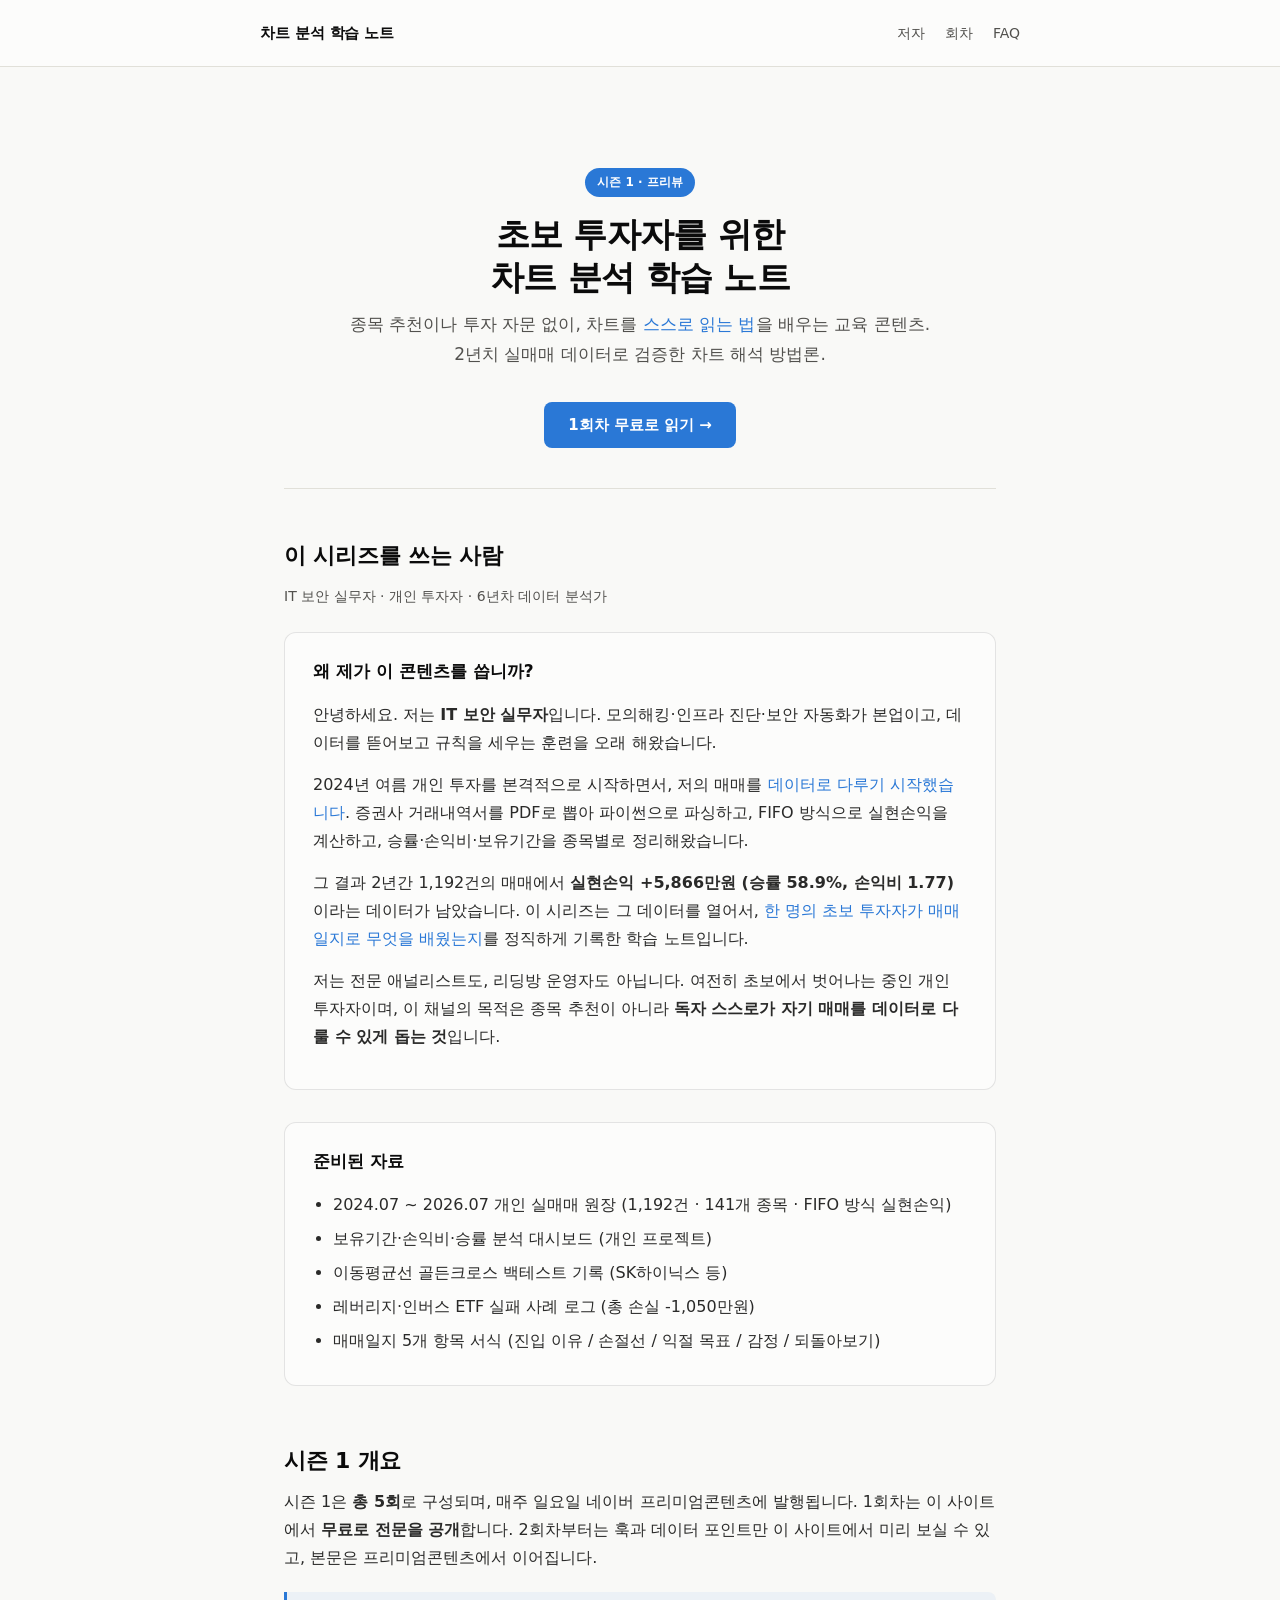
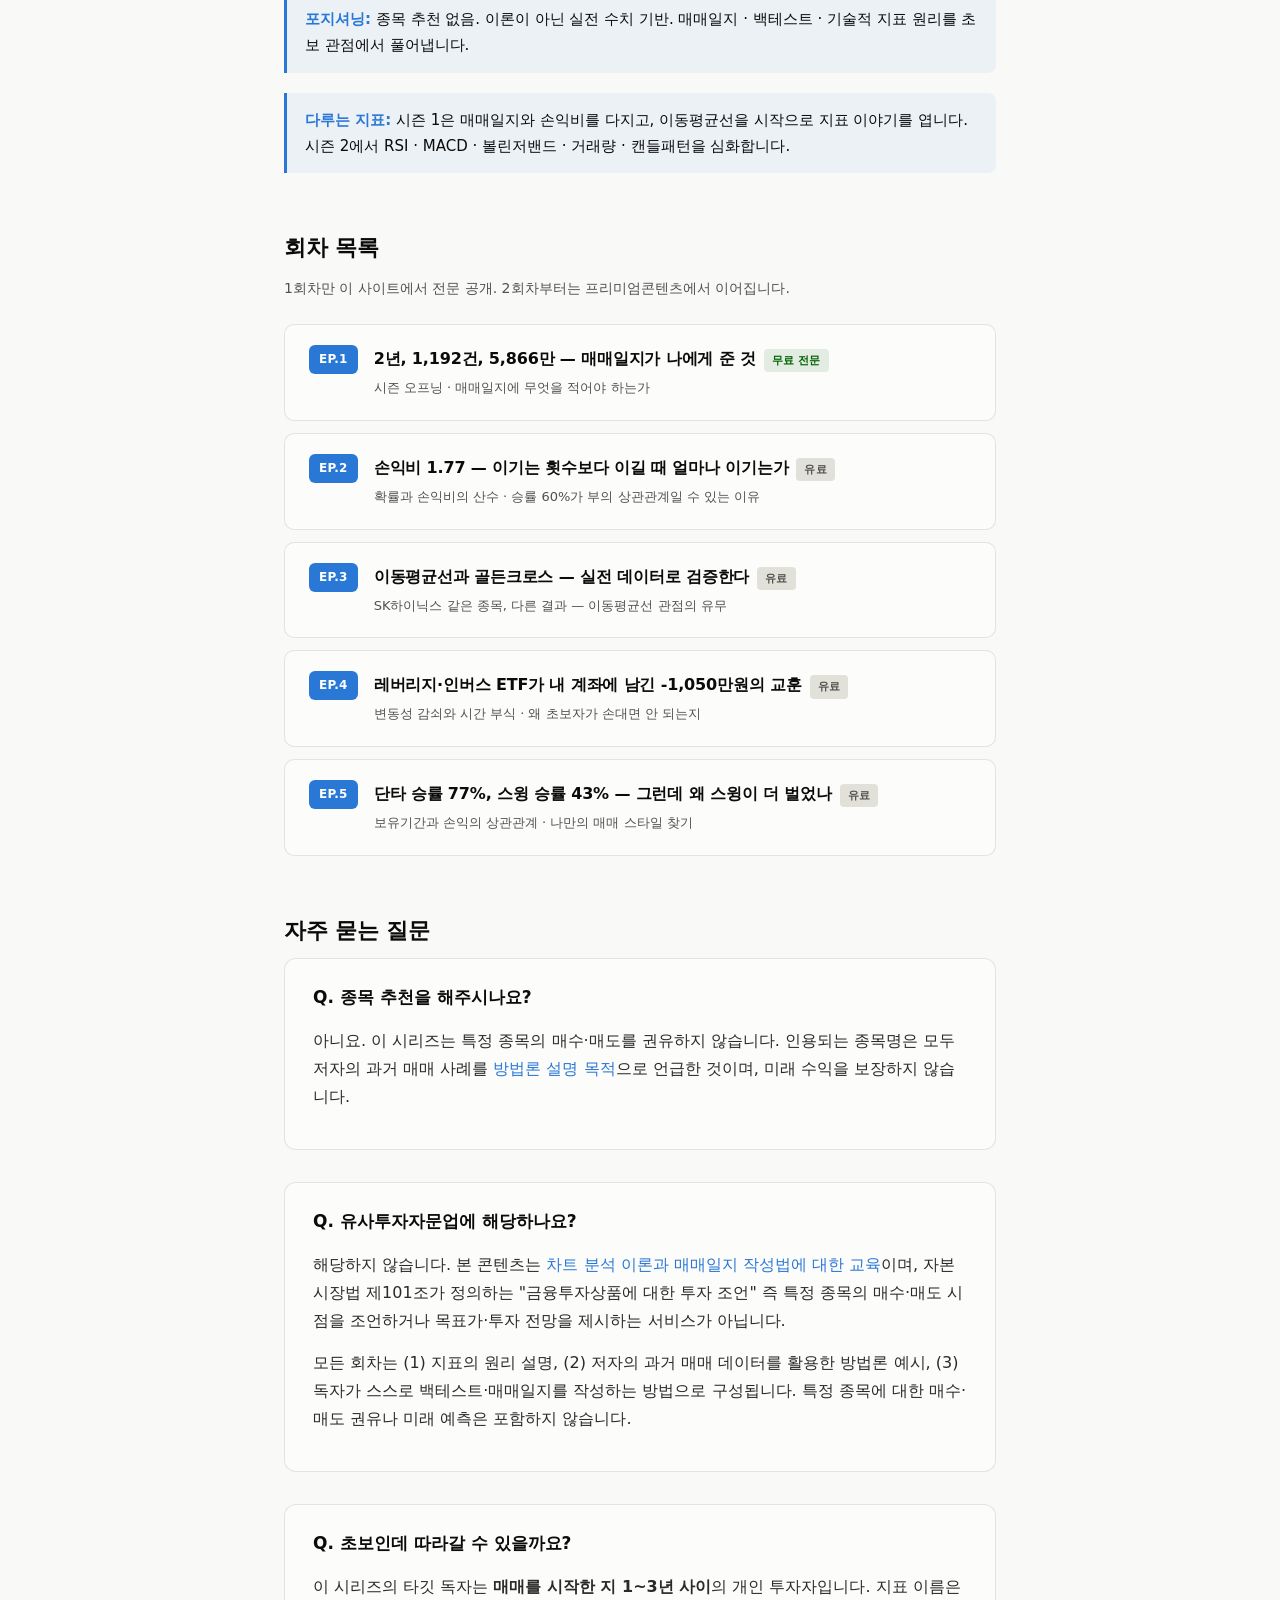
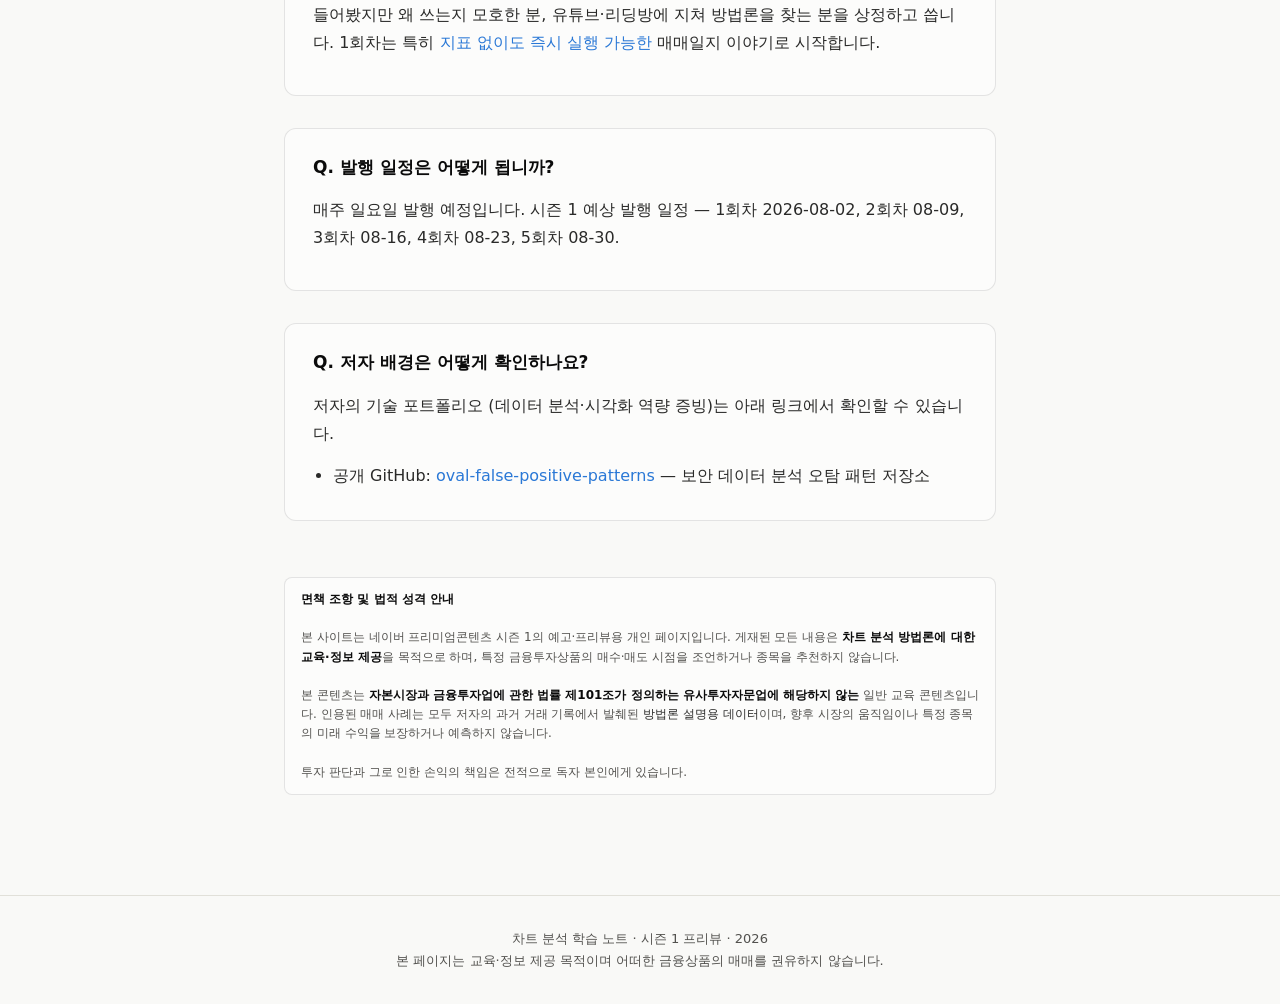
<file: index.html>
<!DOCTYPE html>
<html lang="ko">
<head>
<meta charset="UTF-8" />
<meta name="viewport" content="width=device-width, initial-scale=1.0" />
<title>차트 분석 학습 노트 · 시즌 1 프리뷰</title>
<meta name="description" content="네이버 프리미엄콘텐츠 시즌 1 예고 페이지. 초보 투자자를 위한 차트 분석과 매매일지 학습 노트. 종목 추천 없이 방법론에 집중합니다." />
<link rel="stylesheet" href="style.css" />
</head>
<body>

<header class="site-header">
  <div class="site-header-inner">
    <div class="brand"><a href="./">차트 분석 학습 노트</a></div>
    <nav>
      <a href="#author">저자</a>
      <a href="#episodes">회차</a>
      <a href="#faq">FAQ</a>
    </nav>
  </div>
</header>

<div class="wrap">

  <!-- Hero -->
  <section class="hero">
    <span class="tag">시즌 1 · 프리뷰</span>
    <h1>초보 투자자를 위한<br />차트 분석 학습 노트</h1>
    <p class="subtitle">종목 추천이나 투자 자문 없이, 차트를 <em style="color:var(--accent);font-style:normal;">스스로 읽는 법</em>을 배우는 교육 콘텐츠.<br />2년치 실매매 데이터로 검증한 차트 해석 방법론.</p>
    <a href="ep1.html" class="cta">1회차 무료로 읽기 →</a>
  </section>

  <!-- Author -->
  <section class="section" id="author">
    <h2>이 시리즈를 쓰는 사람</h2>
    <p class="section-sub">IT 보안 실무자 · 개인 투자자 · 6년차 데이터 분석가</p>

    <div class="author-card">
      <h3>왜 제가 이 콘텐츠를 씁니까?</h3>
      <p>안녕하세요. 저는 <strong>IT 보안 실무자</strong>입니다. 모의해킹·인프라 진단·보안 자동화가 본업이고, 데이터를 뜯어보고 규칙을 세우는 훈련을 오래 해왔습니다.</p>
      <p>2024년 여름 개인 투자를 본격적으로 시작하면서, 저의 매매를 <em style="color:var(--accent);font-style:normal;">데이터로 다루기 시작했습니다</em>. 증권사 거래내역서를 PDF로 뽑아 파이썬으로 파싱하고, FIFO 방식으로 실현손익을 계산하고, 승률·손익비·보유기간을 종목별로 정리해왔습니다.</p>
      <p>그 결과 2년간 1,192건의 매매에서 <strong>실현손익 +5,866만원 (승률 58.9%, 손익비 1.77)</strong>이라는 데이터가 남았습니다. 이 시리즈는 그 데이터를 열어서, <em style="color:var(--accent);font-style:normal;">한 명의 초보 투자자가 매매일지로 무엇을 배웠는지</em>를 정직하게 기록한 학습 노트입니다.</p>
      <p>저는 전문 애널리스트도, 리딩방 운영자도 아닙니다. 여전히 초보에서 벗어나는 중인 개인 투자자이며, 이 채널의 목적은 종목 추천이 아니라 <strong>독자 스스로가 자기 매매를 데이터로 다룰 수 있게 돕는 것</strong>입니다.</p>
    </div>

    <div class="author-card">
      <h3>준비된 자료</h3>
      <ul>
        <li>2024.07 ~ 2026.07 개인 실매매 원장 (1,192건 · 141개 종목 · FIFO 방식 실현손익)</li>
        <li>보유기간·손익비·승률 분석 대시보드 (개인 프로젝트)</li>
        <li>이동평균선 골든크로스 백테스트 기록 (SK하이닉스 등)</li>
        <li>레버리지·인버스 ETF 실패 사례 로그 (총 손실 -1,050만원)</li>
        <li>매매일지 5개 항목 서식 (진입 이유 / 손절선 / 익절 목표 / 감정 / 되돌아보기)</li>
      </ul>
    </div>
  </section>

  <!-- Series overview -->
  <section class="section">
    <h2>시즌 1 개요</h2>
    <p>시즌 1은 <strong>총 5회</strong>로 구성되며, 매주 일요일 네이버 프리미엄콘텐츠에 발행됩니다. 1회차는 이 사이트에서 <strong>무료로 전문을 공개</strong>합니다. 2회차부터는 훅과 데이터 포인트만 이 사이트에서 미리 보실 수 있고, 본문은 프리미엄콘텐츠에서 이어집니다.</p>

    <div class="callout">
      <strong>포지셔닝:</strong> 종목 추천 없음. 이론이 아닌 실전 수치 기반. 매매일지 · 백테스트 · 기술적 지표 원리를 초보 관점에서 풀어냅니다.
    </div>

    <div class="callout">
      <strong>다루는 지표:</strong> 시즌 1은 매매일지와 손익비를 다지고, 이동평균선을 시작으로 지표 이야기를 엽니다. 시즌 2에서 RSI · MACD · 볼린저밴드 · 거래량 · 캔들패턴을 심화합니다.
    </div>
  </section>

  <!-- Episodes -->
  <section class="section" id="episodes">
    <h2>회차 목록</h2>
    <p class="section-sub">1회차만 이 사이트에서 전문 공개. 2회차부터는 프리미엄콘텐츠에서 이어집니다.</p>

    <ul class="ep-list">
      <li>
        <span class="ep-num">EP.1</span>
        <div class="ep-body">
          <p class="ep-title"><a href="ep1.html">2년, 1,192건, 5,866만 — 매매일지가 나에게 준 것</a><span class="ep-badge free">무료 전문</span></p>
          <p class="ep-meta">시즌 오프닝 · 매매일지에 무엇을 적어야 하는가</p>
        </div>
      </li>
      <li>
        <span class="ep-num">EP.2</span>
        <div class="ep-body">
          <p class="ep-title"><a href="episodes.html#ep2">손익비 1.77 — 이기는 횟수보다 이길 때 얼마나 이기는가</a><span class="ep-badge paid">유료</span></p>
          <p class="ep-meta">확률과 손익비의 산수 · 승률 60%가 부의 상관관계일 수 있는 이유</p>
        </div>
      </li>
      <li>
        <span class="ep-num">EP.3</span>
        <div class="ep-body">
          <p class="ep-title"><a href="episodes.html#ep3">이동평균선과 골든크로스 — 실전 데이터로 검증한다</a><span class="ep-badge paid">유료</span></p>
          <p class="ep-meta">SK하이닉스 같은 종목, 다른 결과 — 이동평균선 관점의 유무</p>
        </div>
      </li>
      <li>
        <span class="ep-num">EP.4</span>
        <div class="ep-body">
          <p class="ep-title"><a href="episodes.html#ep4">레버리지·인버스 ETF가 내 계좌에 남긴 -1,050만원의 교훈</a><span class="ep-badge paid">유료</span></p>
          <p class="ep-meta">변동성 감쇠와 시간 부식 · 왜 초보자가 손대면 안 되는지</p>
        </div>
      </li>
      <li>
        <span class="ep-num">EP.5</span>
        <div class="ep-body">
          <p class="ep-title"><a href="episodes.html#ep5">단타 승률 77%, 스윙 승률 43% — 그런데 왜 스윙이 더 벌었나</a><span class="ep-badge paid">유료</span></p>
          <p class="ep-meta">보유기간과 손익의 상관관계 · 나만의 매매 스타일 찾기</p>
        </div>
      </li>
    </ul>
  </section>

  <!-- FAQ -->
  <section class="section" id="faq">
    <h2>자주 묻는 질문</h2>

    <div class="author-card">
      <h3>Q. 종목 추천을 해주시나요?</h3>
      <p>아니요. 이 시리즈는 특정 종목의 매수·매도를 권유하지 않습니다. 인용되는 종목명은 모두 저자의 과거 매매 사례를 <em style="color:var(--accent);font-style:normal;">방법론 설명 목적</em>으로 언급한 것이며, 미래 수익을 보장하지 않습니다.</p>
    </div>

    <div class="author-card">
      <h3>Q. 유사투자자문업에 해당하나요?</h3>
      <p>해당하지 않습니다. 본 콘텐츠는 <em style="color:var(--accent);font-style:normal;">차트 분석 이론과 매매일지 작성법에 대한 교육</em>이며, 자본시장법 제101조가 정의하는 "금융투자상품에 대한 투자 조언" 즉 특정 종목의 매수·매도 시점을 조언하거나 목표가·투자 전망을 제시하는 서비스가 아닙니다.</p>
      <p>모든 회차는 (1) 지표의 원리 설명, (2) 저자의 과거 매매 데이터를 활용한 방법론 예시, (3) 독자가 스스로 백테스트·매매일지를 작성하는 방법으로 구성됩니다. 특정 종목에 대한 매수·매도 권유나 미래 예측은 포함하지 않습니다.</p>
    </div>

    <div class="author-card">
      <h3>Q. 초보인데 따라갈 수 있을까요?</h3>
      <p>이 시리즈의 타깃 독자는 <strong>매매를 시작한 지 1~3년 사이</strong>의 개인 투자자입니다. 지표 이름은 들어봤지만 왜 쓰는지 모호한 분, 유튜브·리딩방에 지쳐 방법론을 찾는 분을 상정하고 씁니다. 1회차는 특히 <em style="color:var(--accent);font-style:normal;">지표 없이도 즉시 실행 가능한</em> 매매일지 이야기로 시작합니다.</p>
    </div>

    <div class="author-card">
      <h3>Q. 발행 일정은 어떻게 됩니까?</h3>
      <p>매주 일요일 발행 예정입니다. 시즌 1 예상 발행 일정 — 1회차 2026-08-02, 2회차 08-09, 3회차 08-16, 4회차 08-23, 5회차 08-30.</p>
    </div>

    <div class="author-card">
      <h3>Q. 저자 배경은 어떻게 확인하나요?</h3>
      <p>저자의 기술 포트폴리오 (데이터 분석·시각화 역량 증빙)는 아래 링크에서 확인할 수 있습니다.</p>
      <ul>
        <li>공개 GitHub: <a href="https://github.com/takesur/oval-false-positive-patterns" target="_blank" rel="noopener">oval-false-positive-patterns</a> — 보안 데이터 분석 오탐 패턴 저장소</li>
      </ul>
    </div>
  </section>

  <!-- Disclaimer -->
  <div class="disclaimer">
    <strong style="color:var(--ink-1);">면책 조항 및 법적 성격 안내</strong><br /><br />
    본 사이트는 네이버 프리미엄콘텐츠 시즌 1의 예고·프리뷰용 개인 페이지입니다. 게재된 모든 내용은 <strong style="color:var(--ink-1);">차트 분석 방법론에 대한 교육·정보 제공</strong>을 목적으로 하며, 특정 금융투자상품의 매수·매도 시점을 조언하거나 종목을 추천하지 않습니다.<br /><br />
    본 콘텐츠는 <strong style="color:var(--ink-1);">자본시장과 금융투자업에 관한 법률 제101조가 정의하는 유사투자자문업에 해당하지 않는</strong> 일반 교육 콘텐츠입니다. 인용된 매매 사례는 모두 저자의 과거 거래 기록에서 발췌된 <em style="color:var(--ink-2);font-style:normal;">방법론 설명용 데이터</em>이며, 향후 시장의 움직임이나 특정 종목의 미래 수익을 보장하거나 예측하지 않습니다.<br /><br />
    투자 판단과 그로 인한 손익의 책임은 전적으로 독자 본인에게 있습니다.
  </div>

</div>

<footer class="site-footer">
  차트 분석 학습 노트 · 시즌 1 프리뷰 &middot; 2026<br />
  본 페이지는 교육·정보 제공 목적이며 어떠한 금융상품의 매매를 권유하지 않습니다.
</footer>

</body>
</html>
</file>
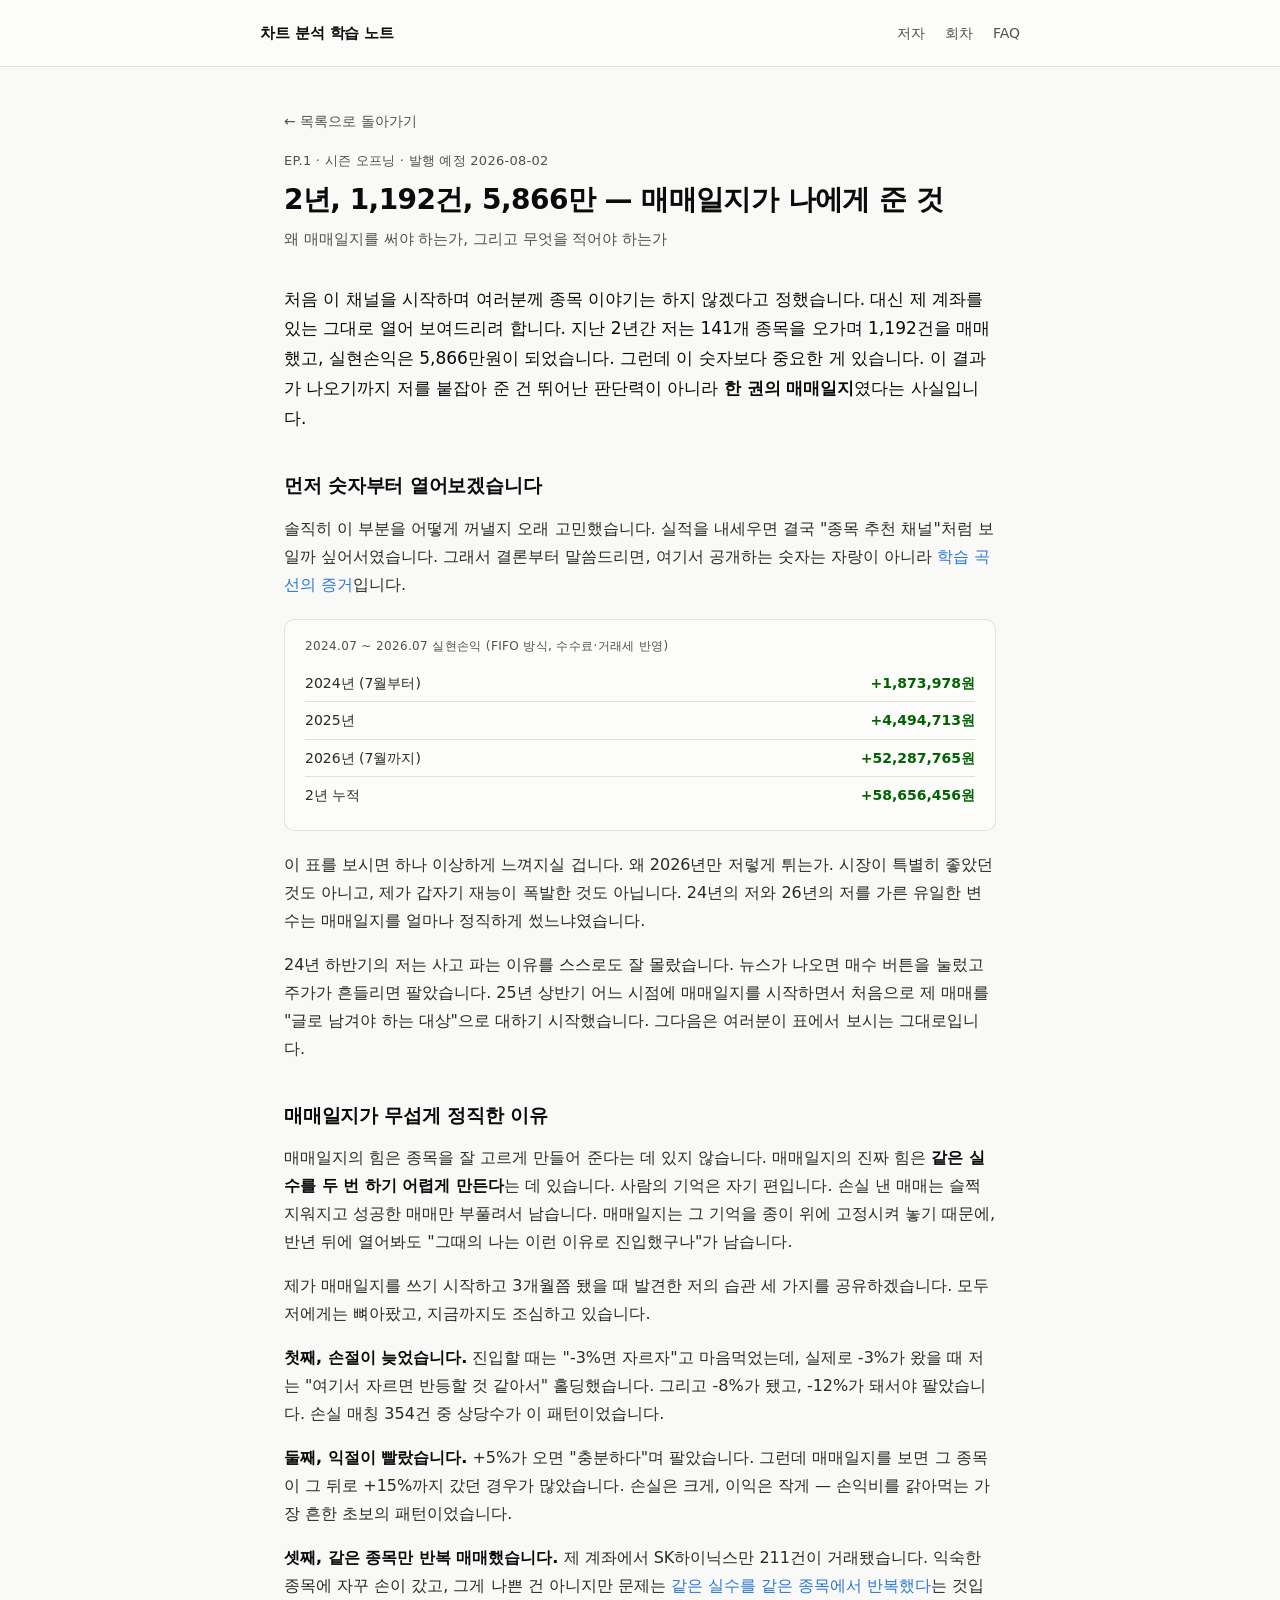
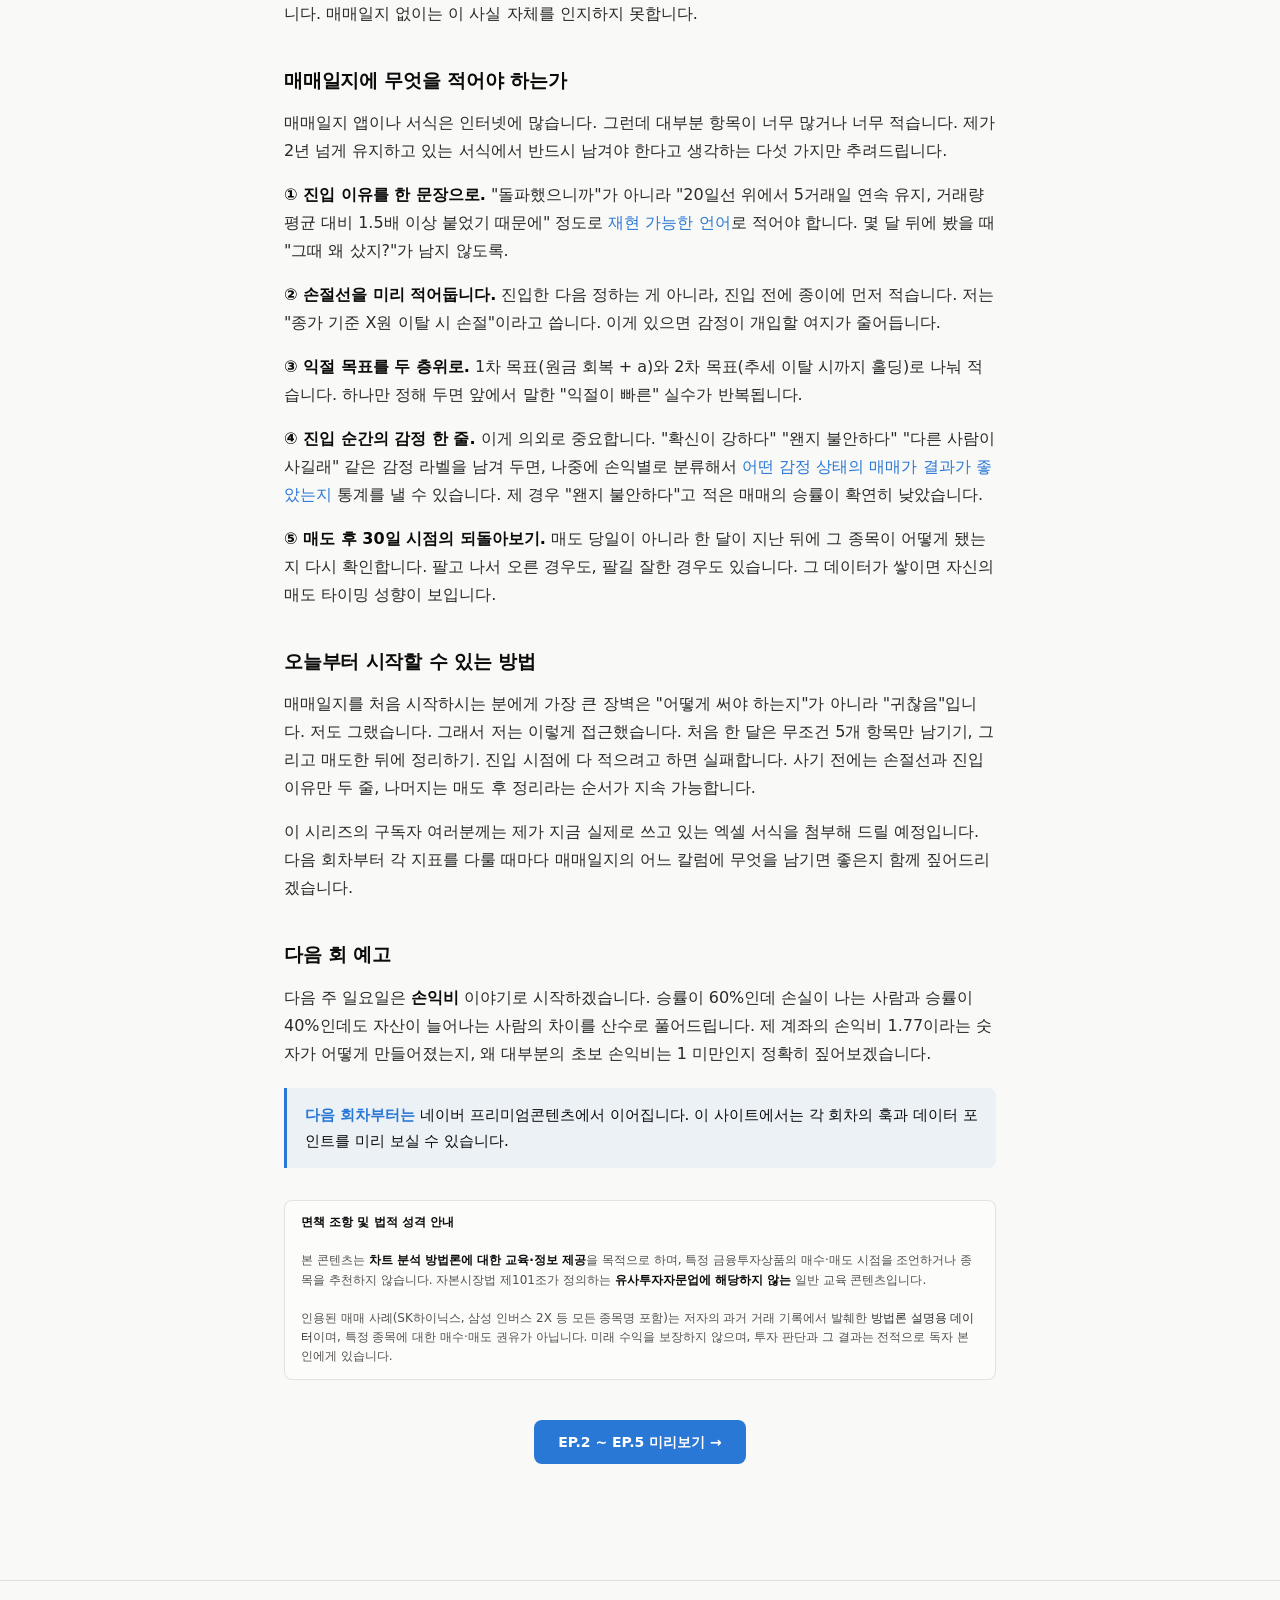
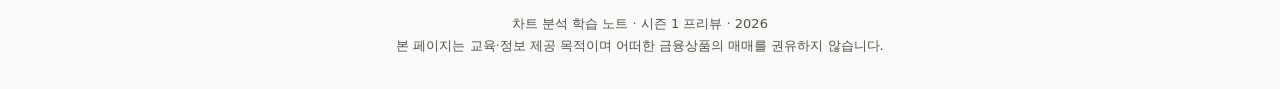
<file: ep1.html>
<!DOCTYPE html>
<html lang="ko">
<head>
<meta charset="UTF-8" />
<meta name="viewport" content="width=device-width, initial-scale=1.0" />
<title>EP.1 · 2년, 1,192건, 5,866만 — 매매일지가 나에게 준 것</title>
<meta name="description" content="차트 분석 학습 노트 시즌 1 · 1회차 전문 무료 공개. 2년간 1,192건 매매의 실현손익 데이터로 본 매매일지의 힘." />
<link rel="stylesheet" href="style.css" />
</head>
<body>

<header class="site-header">
  <div class="site-header-inner">
    <div class="brand"><a href="./">차트 분석 학습 노트</a></div>
    <nav>
      <a href="./#author">저자</a>
      <a href="./#episodes">회차</a>
      <a href="./#faq">FAQ</a>
    </nav>
  </div>
</header>

<div class="wrap">

  <a href="./" class="back-link">← 목록으로 돌아가기</a>

  <article id="ep1">
    <p class="meta">EP.1 · 시즌 오프닝 · 발행 예정 2026-08-02</p>
    <h1>2년, 1,192건, 5,866만 — 매매일지가 나에게 준 것</h1>
    <p class="subtitle">왜 매매일지를 써야 하는가, 그리고 무엇을 적어야 하는가</p>

    <p class="lead">처음 이 채널을 시작하며 여러분께 종목 이야기는 하지 않겠다고 정했습니다. 대신 제 계좌를 있는 그대로 열어 보여드리려 합니다. 지난 2년간 저는 141개 종목을 오가며 1,192건을 매매했고, 실현손익은 5,866만원이 되었습니다. 그런데 이 숫자보다 중요한 게 있습니다. 이 결과가 나오기까지 저를 붙잡아 준 건 뛰어난 판단력이 아니라 <strong>한 권의 매매일지</strong>였다는 사실입니다.</p>

    <h3>먼저 숫자부터 열어보겠습니다</h3>

    <p>솔직히 이 부분을 어떻게 꺼낼지 오래 고민했습니다. 실적을 내세우면 결국 "종목 추천 채널"처럼 보일까 싶어서였습니다. 그래서 결론부터 말씀드리면, 여기서 공개하는 숫자는 자랑이 아니라 <em>학습 곡선의 증거</em>입니다.</p>

    <div class="data-box">
      <div class="lbl">2024.07 ~ 2026.07 실현손익 (FIFO 방식, 수수료·거래세 반영)</div>
      <table>
        <tr><td>2024년 (7월부터)</td><td class="pos">+1,873,978원</td></tr>
        <tr><td>2025년</td><td class="pos">+4,494,713원</td></tr>
        <tr><td>2026년 (7월까지)</td><td class="pos">+52,287,765원</td></tr>
        <tr><td>2년 누적</td><td class="pos">+58,656,456원</td></tr>
      </table>
    </div>

    <p>이 표를 보시면 하나 이상하게 느껴지실 겁니다. 왜 2026년만 저렇게 튀는가. 시장이 특별히 좋았던 것도 아니고, 제가 갑자기 재능이 폭발한 것도 아닙니다. 24년의 저와 26년의 저를 가른 유일한 변수는 매매일지를 얼마나 정직하게 썼느냐였습니다.</p>

    <p>24년 하반기의 저는 사고 파는 이유를 스스로도 잘 몰랐습니다. 뉴스가 나오면 매수 버튼을 눌렀고 주가가 흔들리면 팔았습니다. 25년 상반기 어느 시점에 매매일지를 시작하면서 처음으로 제 매매를 "글로 남겨야 하는 대상"으로 대하기 시작했습니다. 그다음은 여러분이 표에서 보시는 그대로입니다.</p>

    <h3>매매일지가 무섭게 정직한 이유</h3>

    <p>매매일지의 힘은 종목을 잘 고르게 만들어 준다는 데 있지 않습니다. 매매일지의 진짜 힘은 <strong>같은 실수를 두 번 하기 어렵게 만든다</strong>는 데 있습니다. 사람의 기억은 자기 편입니다. 손실 낸 매매는 슬쩍 지워지고 성공한 매매만 부풀려서 남습니다. 매매일지는 그 기억을 종이 위에 고정시켜 놓기 때문에, 반년 뒤에 열어봐도 "그때의 나는 이런 이유로 진입했구나"가 남습니다.</p>

    <p>제가 매매일지를 쓰기 시작하고 3개월쯤 됐을 때 발견한 저의 습관 세 가지를 공유하겠습니다. 모두 저에게는 뼈아팠고, 지금까지도 조심하고 있습니다.</p>

    <p><strong>첫째, 손절이 늦었습니다.</strong> 진입할 때는 "-3%면 자르자"고 마음먹었는데, 실제로 -3%가 왔을 때 저는 "여기서 자르면 반등할 것 같아서" 홀딩했습니다. 그리고 -8%가 됐고, -12%가 돼서야 팔았습니다. 손실 매칭 354건 중 상당수가 이 패턴이었습니다.</p>

    <p><strong>둘째, 익절이 빨랐습니다.</strong> +5%가 오면 "충분하다"며 팔았습니다. 그런데 매매일지를 보면 그 종목이 그 뒤로 +15%까지 갔던 경우가 많았습니다. 손실은 크게, 이익은 작게 — 손익비를 갉아먹는 가장 흔한 초보의 패턴이었습니다.</p>

    <p><strong>셋째, 같은 종목만 반복 매매했습니다.</strong> 제 계좌에서 SK하이닉스만 211건이 거래됐습니다. 익숙한 종목에 자꾸 손이 갔고, 그게 나쁜 건 아니지만 문제는 <em>같은 실수를 같은 종목에서 반복했다</em>는 것입니다. 매매일지 없이는 이 사실 자체를 인지하지 못합니다.</p>

    <h3>매매일지에 무엇을 적어야 하는가</h3>

    <p>매매일지 앱이나 서식은 인터넷에 많습니다. 그런데 대부분 항목이 너무 많거나 너무 적습니다. 제가 2년 넘게 유지하고 있는 서식에서 반드시 남겨야 한다고 생각하는 다섯 가지만 추려드립니다.</p>

    <p><strong>① 진입 이유를 한 문장으로.</strong> "돌파했으니까"가 아니라 "20일선 위에서 5거래일 연속 유지, 거래량 평균 대비 1.5배 이상 붙었기 때문에" 정도로 <em>재현 가능한 언어</em>로 적어야 합니다. 몇 달 뒤에 봤을 때 "그때 왜 샀지?"가 남지 않도록.</p>

    <p><strong>② 손절선을 미리 적어둡니다.</strong> 진입한 다음 정하는 게 아니라, 진입 전에 종이에 먼저 적습니다. 저는 "종가 기준 X원 이탈 시 손절"이라고 씁니다. 이게 있으면 감정이 개입할 여지가 줄어듭니다.</p>

    <p><strong>③ 익절 목표를 두 층위로.</strong> 1차 목표(원금 회복 + a)와 2차 목표(추세 이탈 시까지 홀딩)로 나눠 적습니다. 하나만 정해 두면 앞에서 말한 "익절이 빠른" 실수가 반복됩니다.</p>

    <p><strong>④ 진입 순간의 감정 한 줄.</strong> 이게 의외로 중요합니다. "확신이 강하다" "왠지 불안하다" "다른 사람이 사길래" 같은 감정 라벨을 남겨 두면, 나중에 손익별로 분류해서 <em>어떤 감정 상태의 매매가 결과가 좋았는지</em> 통계를 낼 수 있습니다. 제 경우 "왠지 불안하다"고 적은 매매의 승률이 확연히 낮았습니다.</p>

    <p><strong>⑤ 매도 후 30일 시점의 되돌아보기.</strong> 매도 당일이 아니라 한 달이 지난 뒤에 그 종목이 어떻게 됐는지 다시 확인합니다. 팔고 나서 오른 경우도, 팔길 잘한 경우도 있습니다. 그 데이터가 쌓이면 자신의 매도 타이밍 성향이 보입니다.</p>

    <h3>오늘부터 시작할 수 있는 방법</h3>

    <p>매매일지를 처음 시작하시는 분에게 가장 큰 장벽은 "어떻게 써야 하는지"가 아니라 "귀찮음"입니다. 저도 그랬습니다. 그래서 저는 이렇게 접근했습니다. 처음 한 달은 무조건 5개 항목만 남기기, 그리고 매도한 뒤에 정리하기. 진입 시점에 다 적으려고 하면 실패합니다. 사기 전에는 손절선과 진입 이유만 두 줄, 나머지는 매도 후 정리라는 순서가 지속 가능합니다.</p>

    <p>이 시리즈의 구독자 여러분께는 제가 지금 실제로 쓰고 있는 엑셀 서식을 첨부해 드릴 예정입니다. 다음 회차부터 각 지표를 다룰 때마다 매매일지의 어느 칼럼에 무엇을 남기면 좋은지 함께 짚어드리겠습니다.</p>

    <h3>다음 회 예고</h3>

    <p>다음 주 일요일은 <strong>손익비</strong> 이야기로 시작하겠습니다. 승률이 60%인데 손실이 나는 사람과 승률이 40%인데도 자산이 늘어나는 사람의 차이를 산수로 풀어드립니다. 제 계좌의 손익비 1.77이라는 숫자가 어떻게 만들어졌는지, 왜 대부분의 초보 손익비는 1 미만인지 정확히 짚어보겠습니다.</p>

    <div class="callout">
      <strong>다음 회차부터는</strong> 네이버 프리미엄콘텐츠에서 이어집니다. 이 사이트에서는 각 회차의 훅과 데이터 포인트를 미리 보실 수 있습니다.
    </div>

    <div class="disclaimer">
      <strong style="color:var(--ink-1);">면책 조항 및 법적 성격 안내</strong><br /><br />
      본 콘텐츠는 <strong style="color:var(--ink-1);">차트 분석 방법론에 대한 교육·정보 제공</strong>을 목적으로 하며, 특정 금융투자상품의 매수·매도 시점을 조언하거나 종목을 추천하지 않습니다. 자본시장법 제101조가 정의하는 <strong style="color:var(--ink-1);">유사투자자문업에 해당하지 않는</strong> 일반 교육 콘텐츠입니다.<br /><br />
      인용된 매매 사례(SK하이닉스, 삼성 인버스 2X 등 모든 종목명 포함)는 저자의 과거 거래 기록에서 발췌한 <em style="color:var(--ink-2);font-style:normal;">방법론 설명용 데이터</em>이며, 특정 종목에 대한 매수·매도 권유가 아닙니다. 미래 수익을 보장하지 않으며, 투자 판단과 그 결과는 전적으로 독자 본인에게 있습니다.
    </div>
  </article>

  <p style="text-align:center;margin-top:32px;">
    <a href="episodes.html" class="cta" style="display:inline-block;background:var(--accent);color:white;padding:10px 24px;border-radius:8px;font-size:14px;font-weight:600;">EP.2 ~ EP.5 미리보기 →</a>
  </p>

</div>

<footer class="site-footer">
  차트 분석 학습 노트 · 시즌 1 프리뷰 &middot; 2026<br />
  본 페이지는 교육·정보 제공 목적이며 어떠한 금융상품의 매매를 권유하지 않습니다.
</footer>

</body>
</html>
</file>
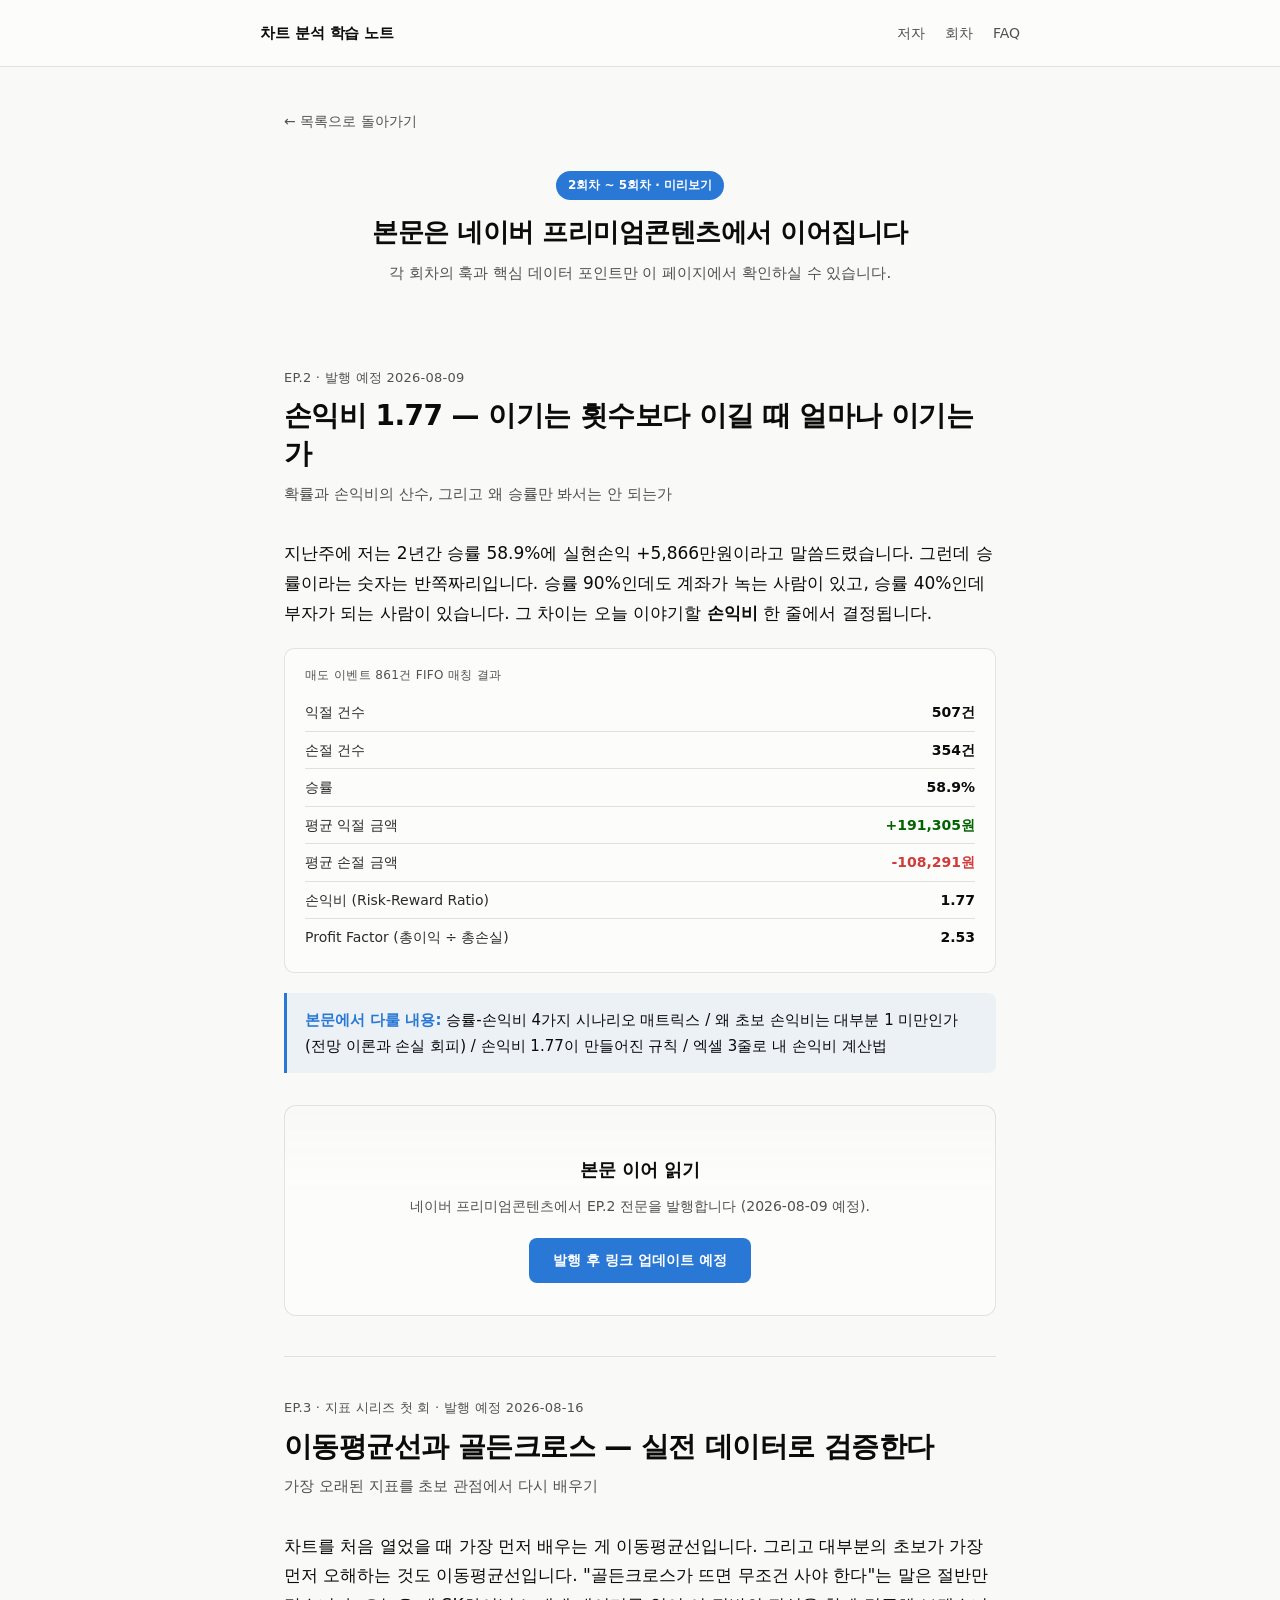
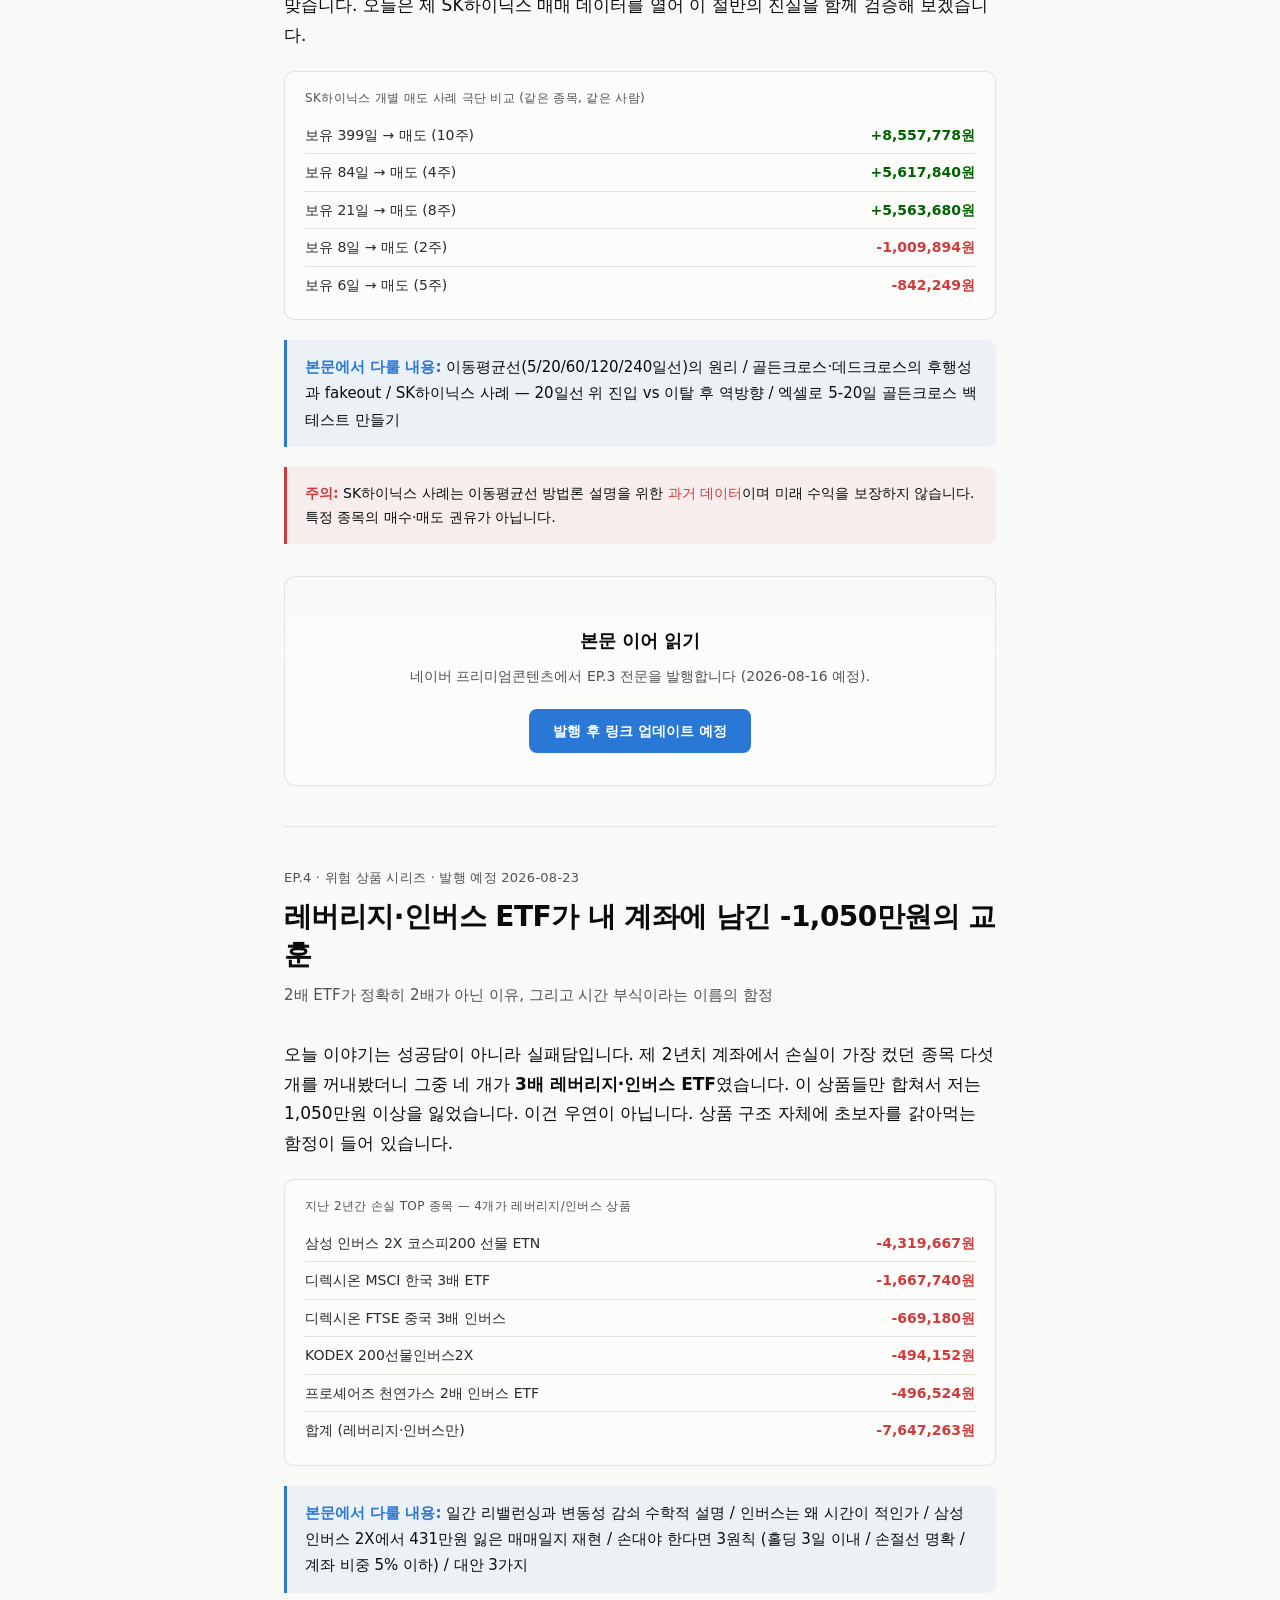
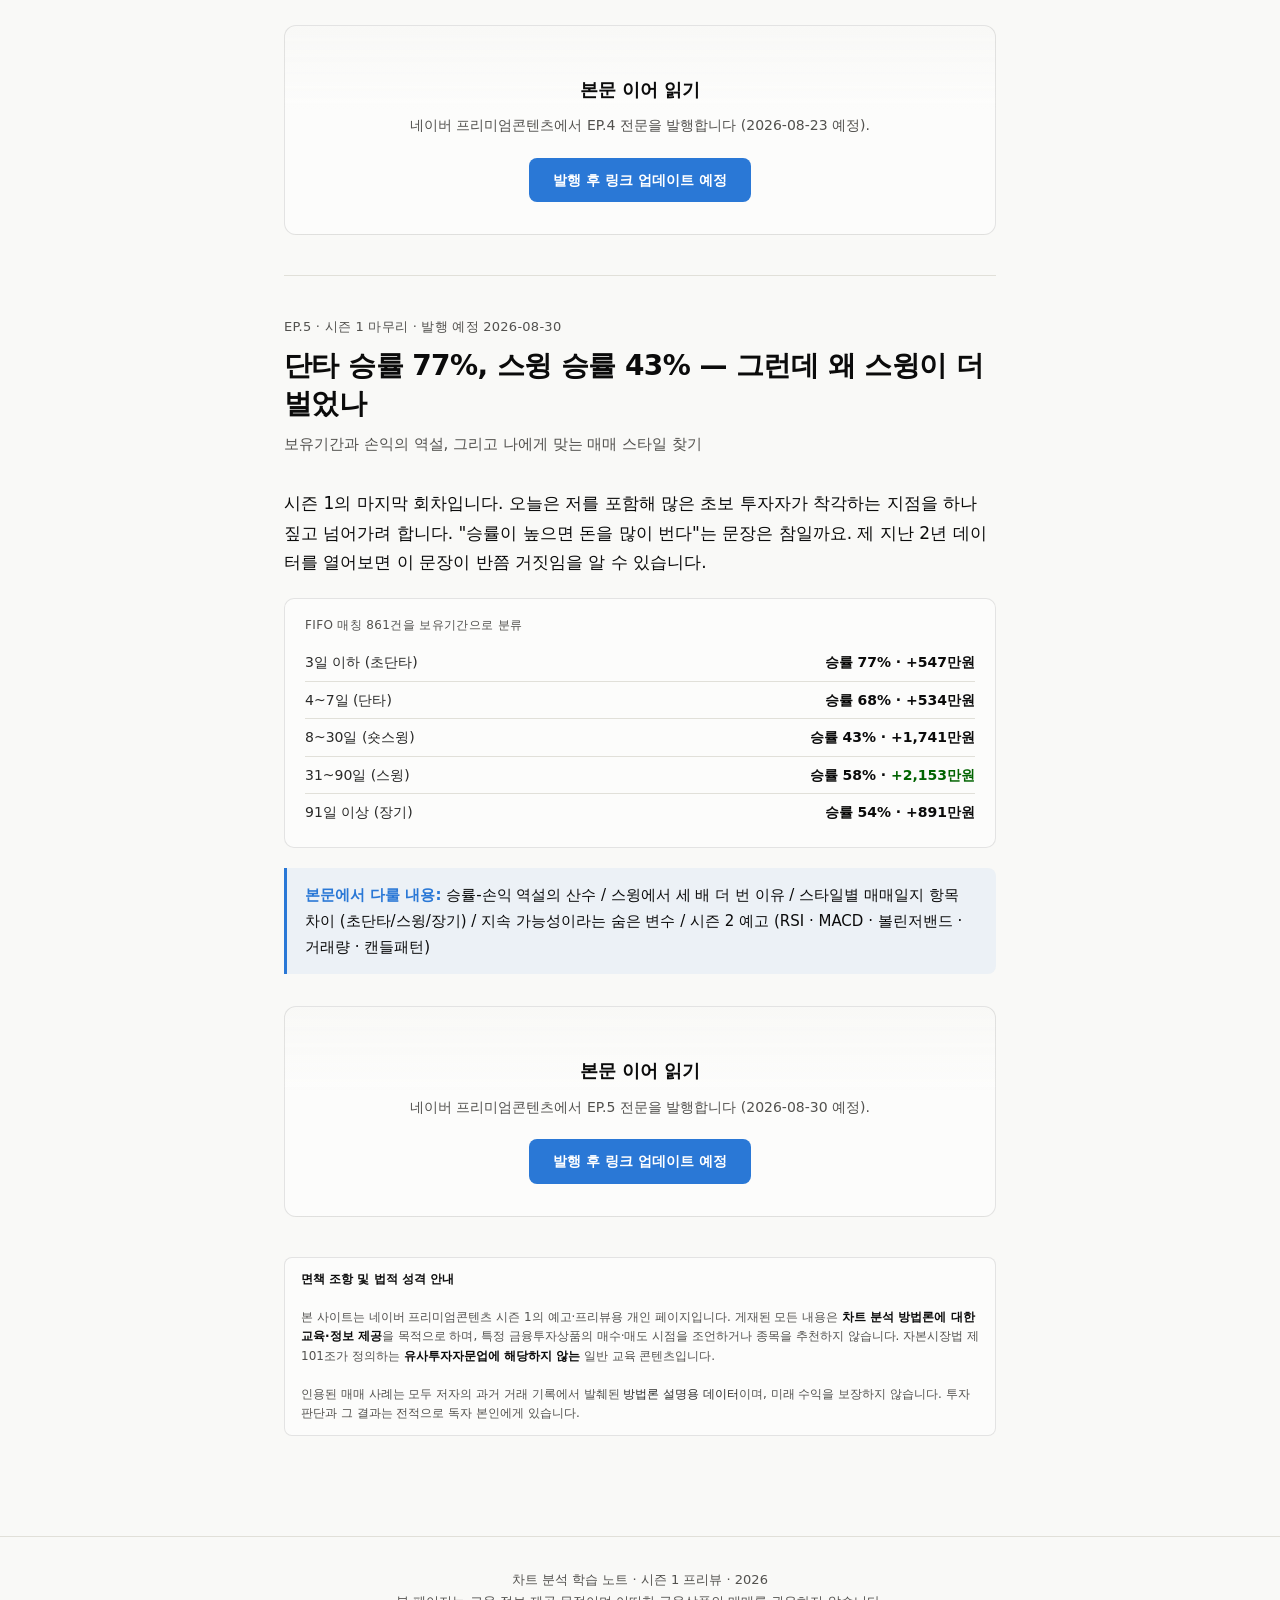
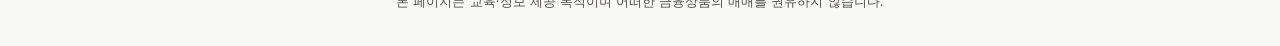
<file: episodes.html>
<!DOCTYPE html>
<html lang="ko">
<head>
<meta charset="UTF-8" />
<meta name="viewport" content="width=device-width, initial-scale=1.0" />
<title>EP.2 ~ EP.5 미리보기 · 차트 분석 학습 노트 시즌 1</title>
<meta name="description" content="2회차부터 5회차까지 훅과 데이터 포인트 미리보기. 본문은 네이버 프리미엄콘텐츠에서 이어집니다." />
<link rel="stylesheet" href="style.css" />
</head>
<body>

<header class="site-header">
  <div class="site-header-inner">
    <div class="brand"><a href="./">차트 분석 학습 노트</a></div>
    <nav>
      <a href="./#author">저자</a>
      <a href="./#episodes">회차</a>
      <a href="./#faq">FAQ</a>
    </nav>
  </div>
</header>

<div class="wrap">

  <a href="./" class="back-link">← 목록으로 돌아가기</a>

  <div class="hero" style="padding-top: 20px; padding-bottom: 32px; border-bottom: none; margin-bottom: 24px;">
    <span class="tag">2회차 ~ 5회차 · 미리보기</span>
    <h1 style="font-size: 26px;">본문은 네이버 프리미엄콘텐츠에서 이어집니다</h1>
    <p class="subtitle" style="font-size: 15px;">각 회차의 훅과 핵심 데이터 포인트만 이 페이지에서 확인하실 수 있습니다.</p>
  </div>

  <!-- =========================== EP.2 =========================== -->
  <article id="ep2">
    <p class="meta">EP.2 · 발행 예정 2026-08-09</p>
    <h1>손익비 1.77 — 이기는 횟수보다 이길 때 얼마나 이기는가</h1>
    <p class="subtitle">확률과 손익비의 산수, 그리고 왜 승률만 봐서는 안 되는가</p>

    <p class="lead">지난주에 저는 2년간 승률 58.9%에 실현손익 +5,866만원이라고 말씀드렸습니다. 그런데 승률이라는 숫자는 반쪽짜리입니다. 승률 90%인데도 계좌가 녹는 사람이 있고, 승률 40%인데 부자가 되는 사람이 있습니다. 그 차이는 오늘 이야기할 <strong>손익비</strong> 한 줄에서 결정됩니다.</p>

    <div class="data-box">
      <div class="lbl">매도 이벤트 861건 FIFO 매칭 결과</div>
      <table>
        <tr><td>익절 건수</td><td>507건</td></tr>
        <tr><td>손절 건수</td><td>354건</td></tr>
        <tr><td>승률</td><td>58.9%</td></tr>
        <tr><td>평균 익절 금액</td><td class="pos">+191,305원</td></tr>
        <tr><td>평균 손절 금액</td><td class="neg">-108,291원</td></tr>
        <tr><td>손익비 (Risk-Reward Ratio)</td><td>1.77</td></tr>
        <tr><td>Profit Factor (총이익 ÷ 총손실)</td><td>2.53</td></tr>
      </table>
    </div>

    <div class="callout">
      <strong>본문에서 다룰 내용:</strong> 승률-손익비 4가지 시나리오 매트릭스 / 왜 초보 손익비는 대부분 1 미만인가 (전망 이론과 손실 회피) / 손익비 1.77이 만들어진 규칙 / 엑셀 3줄로 내 손익비 계산법
    </div>

    <div class="paywall">
      <h3>본문 이어 읽기</h3>
      <p>네이버 프리미엄콘텐츠에서 EP.2 전문을 발행합니다 (2026-08-09 예정).</p>
      <a href="#" class="cta">발행 후 링크 업데이트 예정</a>
    </div>
  </article>

  <!-- =========================== EP.3 =========================== -->
  <article id="ep3" style="border-top: 1px solid var(--grid); padding-top: 40px; margin-top: 40px;">
    <p class="meta">EP.3 · 지표 시리즈 첫 회 · 발행 예정 2026-08-16</p>
    <h1>이동평균선과 골든크로스 — 실전 데이터로 검증한다</h1>
    <p class="subtitle">가장 오래된 지표를 초보 관점에서 다시 배우기</p>

    <p class="lead">차트를 처음 열었을 때 가장 먼저 배우는 게 이동평균선입니다. 그리고 대부분의 초보가 가장 먼저 오해하는 것도 이동평균선입니다. "골든크로스가 뜨면 무조건 사야 한다"는 말은 절반만 맞습니다. 오늘은 제 SK하이닉스 매매 데이터를 열어 이 절반의 진실을 함께 검증해 보겠습니다.</p>

    <div class="data-box">
      <div class="lbl">SK하이닉스 개별 매도 사례 극단 비교 (같은 종목, 같은 사람)</div>
      <table>
        <tr><td>보유 399일 → 매도 (10주)</td><td class="pos">+8,557,778원</td></tr>
        <tr><td>보유 84일 → 매도 (4주)</td><td class="pos">+5,617,840원</td></tr>
        <tr><td>보유 21일 → 매도 (8주)</td><td class="pos">+5,563,680원</td></tr>
        <tr><td>보유 8일 → 매도 (2주)</td><td class="neg">-1,009,894원</td></tr>
        <tr><td>보유 6일 → 매도 (5주)</td><td class="neg">-842,249원</td></tr>
      </table>
    </div>

    <div class="callout">
      <strong>본문에서 다룰 내용:</strong> 이동평균선(5/20/60/120/240일선)의 원리 / 골든크로스·데드크로스의 후행성과 fakeout / SK하이닉스 사례 — 20일선 위 진입 vs 이탈 후 역방향 / 엑셀로 5-20일 골든크로스 백테스트 만들기
    </div>

    <div class="caution">
      <strong>주의:</strong> SK하이닉스 사례는 이동평균선 방법론 설명을 위한 <em style="color:var(--bad);font-style:normal;">과거 데이터</em>이며 미래 수익을 보장하지 않습니다. 특정 종목의 매수·매도 권유가 아닙니다.
    </div>

    <div class="paywall">
      <h3>본문 이어 읽기</h3>
      <p>네이버 프리미엄콘텐츠에서 EP.3 전문을 발행합니다 (2026-08-16 예정).</p>
      <a href="#" class="cta">발행 후 링크 업데이트 예정</a>
    </div>
  </article>

  <!-- =========================== EP.4 =========================== -->
  <article id="ep4" style="border-top: 1px solid var(--grid); padding-top: 40px; margin-top: 40px;">
    <p class="meta">EP.4 · 위험 상품 시리즈 · 발행 예정 2026-08-23</p>
    <h1>레버리지·인버스 ETF가 내 계좌에 남긴 -1,050만원의 교훈</h1>
    <p class="subtitle">2배 ETF가 정확히 2배가 아닌 이유, 그리고 시간 부식이라는 이름의 함정</p>

    <p class="lead">오늘 이야기는 성공담이 아니라 실패담입니다. 제 2년치 계좌에서 손실이 가장 컸던 종목 다섯 개를 꺼내봤더니 그중 네 개가 <strong>3배 레버리지·인버스 ETF</strong>였습니다. 이 상품들만 합쳐서 저는 1,050만원 이상을 잃었습니다. 이건 우연이 아닙니다. 상품 구조 자체에 초보자를 갉아먹는 함정이 들어 있습니다.</p>

    <div class="data-box">
      <div class="lbl">지난 2년간 손실 TOP 종목 — 4개가 레버리지/인버스 상품</div>
      <table>
        <tr><td>삼성 인버스 2X 코스피200 선물 ETN</td><td class="neg">-4,319,667원</td></tr>
        <tr><td>디렉시온 MSCI 한국 3배 ETF</td><td class="neg">-1,667,740원</td></tr>
        <tr><td>디렉시온 FTSE 중국 3배 인버스</td><td class="neg">-669,180원</td></tr>
        <tr><td>KODEX 200선물인버스2X</td><td class="neg">-494,152원</td></tr>
        <tr><td>프로셰어즈 천연가스 2배 인버스 ETF</td><td class="neg">-496,524원</td></tr>
        <tr><td>합계 (레버리지·인버스만)</td><td class="neg">-7,647,263원</td></tr>
      </table>
    </div>

    <div class="callout">
      <strong>본문에서 다룰 내용:</strong> 일간 리밸런싱과 변동성 감쇠 수학적 설명 / 인버스는 왜 시간이 적인가 / 삼성 인버스 2X에서 431만원 잃은 매매일지 재현 / 손대야 한다면 3원칙 (홀딩 3일 이내 / 손절선 명확 / 계좌 비중 5% 이하) / 대안 3가지
    </div>

    <div class="paywall">
      <h3>본문 이어 읽기</h3>
      <p>네이버 프리미엄콘텐츠에서 EP.4 전문을 발행합니다 (2026-08-23 예정).</p>
      <a href="#" class="cta">발행 후 링크 업데이트 예정</a>
    </div>
  </article>

  <!-- =========================== EP.5 =========================== -->
  <article id="ep5" style="border-top: 1px solid var(--grid); padding-top: 40px; margin-top: 40px;">
    <p class="meta">EP.5 · 시즌 1 마무리 · 발행 예정 2026-08-30</p>
    <h1>단타 승률 77%, 스윙 승률 43% — 그런데 왜 스윙이 더 벌었나</h1>
    <p class="subtitle">보유기간과 손익의 역설, 그리고 나에게 맞는 매매 스타일 찾기</p>

    <p class="lead">시즌 1의 마지막 회차입니다. 오늘은 저를 포함해 많은 초보 투자자가 착각하는 지점을 하나 짚고 넘어가려 합니다. "승률이 높으면 돈을 많이 번다"는 문장은 참일까요. 제 지난 2년 데이터를 열어보면 이 문장이 반쯤 거짓임을 알 수 있습니다.</p>

    <div class="data-box">
      <div class="lbl">FIFO 매칭 861건을 보유기간으로 분류</div>
      <table>
        <tr><td>3일 이하 (초단타)</td><td>승률 77% · +547만원</td></tr>
        <tr><td>4~7일 (단타)</td><td>승률 68% · +534만원</td></tr>
        <tr><td>8~30일 (숏스윙)</td><td>승률 43% · +1,741만원</td></tr>
        <tr><td>31~90일 (스윙)</td><td>승률 58% · <span style="color:var(--good);font-weight:700">+2,153만원</span></td></tr>
        <tr><td>91일 이상 (장기)</td><td>승률 54% · +891만원</td></tr>
      </table>
    </div>

    <div class="callout">
      <strong>본문에서 다룰 내용:</strong> 승률-손익 역설의 산수 / 스윙에서 세 배 더 번 이유 / 스타일별 매매일지 항목 차이 (초단타/스윙/장기) / 지속 가능성이라는 숨은 변수 / 시즌 2 예고 (RSI · MACD · 볼린저밴드 · 거래량 · 캔들패턴)
    </div>

    <div class="paywall">
      <h3>본문 이어 읽기</h3>
      <p>네이버 프리미엄콘텐츠에서 EP.5 전문을 발행합니다 (2026-08-30 예정).</p>
      <a href="#" class="cta">발행 후 링크 업데이트 예정</a>
    </div>
  </article>

  <div class="disclaimer">
    <strong style="color:var(--ink-1);">면책 조항 및 법적 성격 안내</strong><br /><br />
    본 사이트는 네이버 프리미엄콘텐츠 시즌 1의 예고·프리뷰용 개인 페이지입니다. 게재된 모든 내용은 <strong style="color:var(--ink-1);">차트 분석 방법론에 대한 교육·정보 제공</strong>을 목적으로 하며, 특정 금융투자상품의 매수·매도 시점을 조언하거나 종목을 추천하지 않습니다. 자본시장법 제101조가 정의하는 <strong style="color:var(--ink-1);">유사투자자문업에 해당하지 않는</strong> 일반 교육 콘텐츠입니다.<br /><br />
    인용된 매매 사례는 모두 저자의 과거 거래 기록에서 발췌된 <em style="color:var(--ink-2);font-style:normal;">방법론 설명용 데이터</em>이며, 미래 수익을 보장하지 않습니다. 투자 판단과 그 결과는 전적으로 독자 본인에게 있습니다.
  </div>

</div>

<footer class="site-footer">
  차트 분석 학습 노트 · 시즌 1 프리뷰 &middot; 2026<br />
  본 페이지는 교육·정보 제공 목적이며 어떠한 금융상품의 매매를 권유하지 않습니다.
</footer>

</body>
</html>
</file>
<file: style.css>
:root {
  --surface-1: #fcfcfb;
  --page: #f9f9f7;
  --ink-1: #0b0b0b;
  --ink-2: #2a2a29;
  --ink-3: #52514e;
  --grid: #e1e0d9;
  --border: rgba(11, 11, 11, 0.10);
  --accent: #2a78d6;
  --good: #006300;
  --bad: #d03b3b;
  --warn: #eda100;
}
@media (prefers-color-scheme: dark) {
  :root {
    --surface-1: #1a1a19;
    --page: #0d0d0d;
    --ink-1: #f4f4f0;
    --ink-2: #d8d7d0;
    --ink-3: #a5a49d;
    --grid: #2c2c2a;
    --border: rgba(255, 255, 255, 0.10);
    --accent: #3987e5;
    --good: #0ca30c;
    --bad: #e66767;
    --warn: #fab219;
  }
}
* { box-sizing: border-box; }
html, body {
  margin: 0; padding: 0;
  background: var(--page); color: var(--ink-2);
  font-family: system-ui, -apple-system, "Segoe UI", "Malgun Gothic", sans-serif;
  line-height: 1.75; font-size: 16px;
}
a { color: var(--accent); text-decoration: none; }
a:hover { text-decoration: underline; }

.wrap { max-width: 760px; margin: 0 auto; padding: 40px 24px 100px; }

/* ------- Site header (all pages) ------- */
.site-header {
  border-bottom: 1px solid var(--grid);
  padding: 20px 24px;
  background: var(--surface-1);
  margin-bottom: 0;
}
.site-header-inner {
  max-width: 760px; margin: 0 auto;
  display: flex; justify-content: space-between; align-items: center;
  flex-wrap: wrap; gap: 12px;
}
.site-header .brand {
  font-size: 15px; font-weight: 700; color: var(--ink-1);
  letter-spacing: -0.01em;
}
.site-header .brand a { color: inherit; }
.site-header nav { display: flex; gap: 20px; font-size: 14px; }
.site-header nav a { color: var(--ink-3); }
.site-header nav a:hover { color: var(--accent); }

/* ------- Hero / Landing ------- */
.hero { text-align: center; padding: 60px 0 40px; border-bottom: 1px solid var(--grid); margin-bottom: 48px; }
.hero .tag {
  display: inline-block; background: var(--accent); color: white;
  font-size: 12px; padding: 4px 12px; border-radius: 20px;
  font-weight: 600; margin-bottom: 16px;
}
.hero h1 {
  font-size: 34px; font-weight: 700; margin: 0 0 12px;
  letter-spacing: -0.02em; line-height: 1.25; color: var(--ink-1);
}
.hero p.subtitle { font-size: 17px; color: var(--ink-3); margin: 0 0 24px; }
.hero .cta {
  display: inline-block; background: var(--accent); color: white;
  padding: 10px 24px; border-radius: 8px;
  font-size: 15px; font-weight: 600; margin-top: 8px;
}
.hero .cta:hover { text-decoration: none; opacity: 0.9; }

/* ------- Section ------- */
.section { margin-bottom: 56px; }
.section h2 {
  font-size: 22px; margin: 0 0 8px; letter-spacing: -0.01em; color: var(--ink-1);
}
.section .section-sub { color: var(--ink-3); font-size: 14px; margin: 0 0 24px; }
.section p { margin: 0 0 14px; color: var(--ink-2); }

/* ------- Author profile ------- */
.author-card {
  background: var(--surface-1); border: 1px solid var(--border);
  border-radius: 12px; padding: 24px 28px; margin-bottom: 32px;
}
.author-card h3 { font-size: 17px; margin: 0 0 14px; color: var(--ink-1); }
.author-card ul { margin: 0; padding-left: 20px; }
.author-card li { margin-bottom: 6px; }

/* ------- Episode list on landing ------- */
.ep-list { list-style: none; padding: 0; margin: 0; }
.ep-list li {
  background: var(--surface-1); border: 1px solid var(--border);
  border-radius: 10px; padding: 20px 24px; margin-bottom: 12px;
  display: flex; align-items: flex-start; gap: 16px;
}
.ep-list .ep-num {
  flex-shrink: 0; background: var(--accent); color: white;
  font-size: 12px; font-weight: 700;
  padding: 4px 10px; border-radius: 6px; letter-spacing: 0.02em;
}
.ep-list .ep-body { flex: 1; }
.ep-list .ep-title {
  font-size: 16px; font-weight: 600; color: var(--ink-1);
  margin: 0 0 4px; letter-spacing: -0.01em;
}
.ep-list .ep-title a { color: inherit; }
.ep-list .ep-meta { font-size: 13px; color: var(--ink-3); margin: 0; }
.ep-list .ep-badge {
  display: inline-block; font-size: 11px; padding: 2px 8px;
  border-radius: 4px; margin-left: 8px; font-weight: 600;
  letter-spacing: 0.02em;
}
.ep-list .ep-badge.free { background: rgba(0,99,0,0.10); color: var(--good); }
.ep-list .ep-badge.paid { background: var(--grid); color: var(--ink-3); }

/* ------- Article (episode pages) ------- */
article { margin-bottom: 40px; }
article .meta { color: var(--ink-3); font-size: 13px; margin-bottom: 8px; letter-spacing: 0.02em; }
article h1 { font-size: 28px; font-weight: 700; margin: 0 0 8px; letter-spacing: -0.02em; line-height: 1.35; color: var(--ink-1); }
article .subtitle { font-size: 15px; color: var(--ink-3); margin: 0 0 32px; }
article h3 { font-size: 19px; font-weight: 700; margin: 36px 0 12px; letter-spacing: -0.01em; color: var(--ink-1); }
article p { margin: 0 0 16px; color: var(--ink-2); }
article strong { color: var(--ink-1); font-weight: 600; }
article em { font-style: normal; color: var(--accent); font-weight: 500; }
article ul, article ol { color: var(--ink-2); padding-left: 24px; }
article ul li, article ol li { margin-bottom: 6px; }

.lead { font-size: 17px; color: var(--ink-1); font-weight: 500; }

.callout {
  background: rgba(42,120,214,0.06); border-left: 3px solid var(--accent);
  padding: 14px 18px; margin: 20px 0; border-radius: 0 8px 8px 0;
  font-size: 15px; color: var(--ink-1);
}
.callout strong { color: var(--accent); }

.caution {
  background: rgba(208,59,59,0.06); border-left: 3px solid var(--bad);
  padding: 14px 18px; margin: 20px 0; border-radius: 0 8px 8px 0;
  font-size: 14px; color: var(--ink-1);
}
.caution strong { color: var(--bad); }

.data-box {
  background: var(--surface-1); border: 1px solid var(--border);
  border-radius: 10px; padding: 16px 20px; margin: 20px 0; font-size: 14px;
}
.data-box .lbl { color: var(--ink-3); font-size: 12px; letter-spacing: 0.03em; text-transform: uppercase; margin-bottom: 8px; }
.data-box table { width: 100%; border-collapse: collapse; font-variant-numeric: tabular-nums; }
.data-box td { padding: 6px 0; border-bottom: 1px solid var(--grid); }
.data-box tr:last-child td { border-bottom: none; }
.data-box td:last-child { text-align: right; font-weight: 600; color: var(--ink-1); }
.data-box td.pos { color: var(--good); }
.data-box td.neg { color: var(--bad); }

.disclaimer {
  font-size: 12px; color: var(--ink-3);
  background: var(--surface-1); border: 1px solid var(--border);
  border-radius: 8px; padding: 12px 16px; margin-top: 32px; line-height: 1.6;
}

.paywall {
  background: linear-gradient(180deg, transparent 0%, var(--surface-1) 40%);
  border: 1px solid var(--border); border-radius: 12px;
  padding: 48px 32px 32px; text-align: center; margin: 32px 0;
}
.paywall h3 { margin: 0 0 8px; color: var(--ink-1); font-size: 18px; }
.paywall p { color: var(--ink-3); font-size: 14px; margin: 0 0 20px; }
.paywall .cta {
  display: inline-block; background: var(--accent); color: white;
  padding: 10px 24px; border-radius: 8px;
  font-size: 14px; font-weight: 600;
}
.paywall .cta:hover { text-decoration: none; opacity: 0.9; }

/* ------- Footer ------- */
.site-footer {
  border-top: 1px solid var(--grid);
  padding: 32px 24px; text-align: center;
  font-size: 13px; color: var(--ink-3); line-height: 1.7;
}

/* ------- Back link ------- */
.back-link {
  display: inline-block; font-size: 14px; color: var(--ink-3);
  margin-bottom: 16px;
}
.back-link:hover { color: var(--accent); }
</file>
